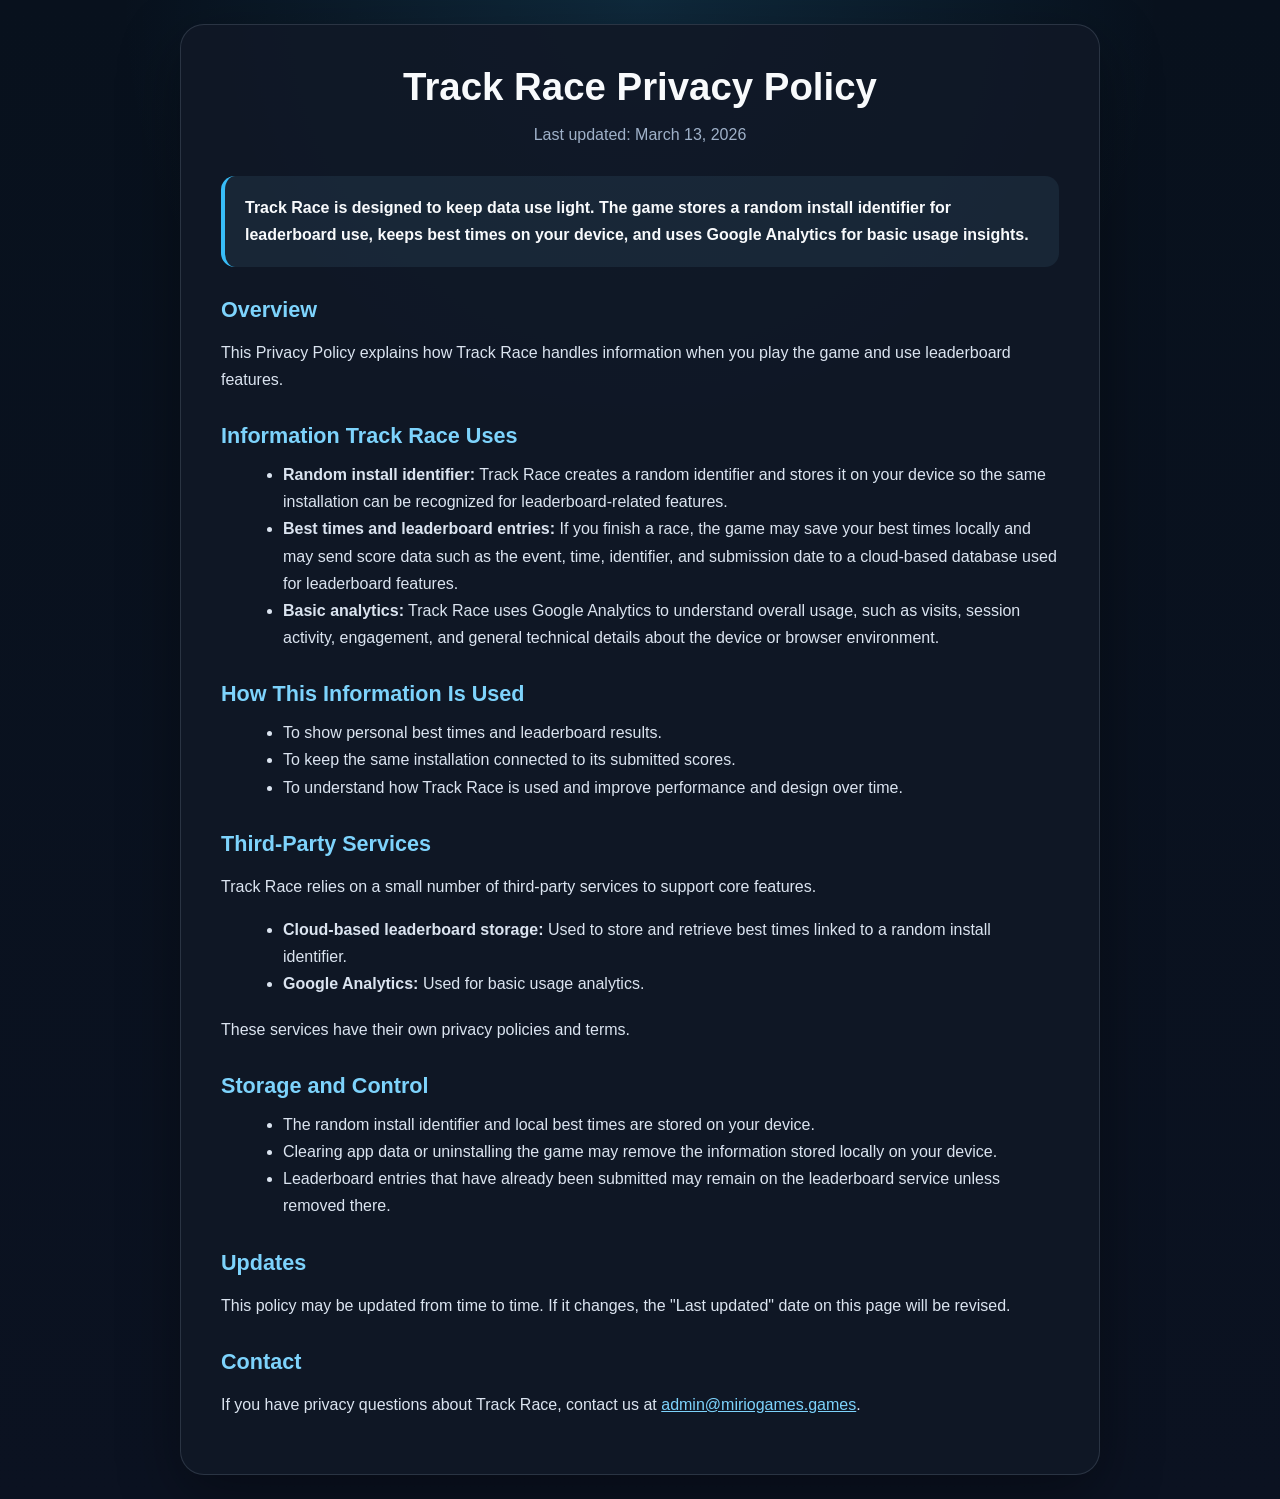
<file: privacy-policy.html>
<!DOCTYPE html>
<html lang="en">
<head>
    <meta charset="UTF-8">
    <meta name="viewport" content="width=device-width, initial-scale=1.0">
    <title>Track Race Privacy Policy</title>
    <style>
        :root {
            color-scheme: dark;
            --bg: #0b1221;
            --panel: rgba(17, 24, 39, 0.92);
            --text: #dbe4f0;
            --muted: #9fb1c9;
            --heading: #f8fafc;
            --accent: #7dd3fc;
            --accent-strong: #38bdf8;
            --border: rgba(148, 163, 184, 0.2);
        }

        * {
            box-sizing: border-box;
        }

        body {
            margin: 0;
            padding: 24px;
            min-height: 100vh;
            background:
                radial-gradient(circle at top, rgba(56, 189, 248, 0.14), transparent 32%),
                linear-gradient(180deg, #08111d 0%, var(--bg) 100%);
            color: var(--text);
            font-family: "Segoe UI", Tahoma, Geneva, Verdana, sans-serif;
        }

        .container {
            max-width: 920px;
            margin: 0 auto;
            background: var(--panel);
            border: 1px solid var(--border);
            border-radius: 24px;
            padding: 40px;
            box-shadow: 0 20px 60px rgba(0, 0, 0, 0.35);
        }

        h1 {
            margin: 0 0 12px;
            font-size: 2.4rem;
            color: var(--heading);
            text-align: center;
        }

        .subtitle {
            margin: 0 0 28px;
            text-align: center;
            color: var(--muted);
        }

        .summary {
            margin: 0 0 28px;
            padding: 18px 20px;
            border-left: 4px solid var(--accent-strong);
            border-radius: 14px;
            background: rgba(125, 211, 252, 0.08);
            color: var(--heading);
            font-weight: 600;
        }

        h2 {
            margin-top: 30px;
            margin-bottom: 12px;
            color: var(--accent);
            font-size: 1.35rem;
        }

        p, li {
            line-height: 1.7;
            color: var(--text);
        }

        ul {
            margin: 0 0 18px 22px;
        }

        a {
            color: var(--accent);
        }

        .note {
            padding: 16px 18px;
            border-radius: 14px;
            background: rgba(15, 23, 42, 0.7);
            border: 1px solid var(--border);
        }

        @media (max-width: 720px) {
            body {
                padding: 14px;
            }

            .container {
                padding: 24px 18px;
            }

            h1 {
                font-size: 1.9rem;
            }
        }
    </style>
</head>
<body>
    <main class="container">
        <h1>Track Race Privacy Policy</h1>
        <p class="subtitle">Last updated: March 13, 2026</p>

        <p class="summary">
            Track Race is designed to keep data use light. The game stores a random install identifier for leaderboard use, keeps best times on your device, and uses Google Analytics for basic usage insights.
        </p>

        <h2>Overview</h2>
        <p>
            This Privacy Policy explains how Track Race handles information when you play the game and use leaderboard features.
        </p>

        <h2>Information Track Race Uses</h2>
        <ul>
            <li><strong>Random install identifier:</strong> Track Race creates a random identifier and stores it on your device so the same installation can be recognized for leaderboard-related features.</li>
            <li><strong>Best times and leaderboard entries:</strong> If you finish a race, the game may save your best times locally and may send score data such as the event, time, identifier, and submission date to a cloud-based database used for leaderboard features.</li>
            <li><strong>Basic analytics:</strong> Track Race uses Google Analytics to understand overall usage, such as visits, session activity, engagement, and general technical details about the device or browser environment.</li>
        </ul>

        <h2>How This Information Is Used</h2>
        <ul>
            <li>To show personal best times and leaderboard results.</li>
            <li>To keep the same installation connected to its submitted scores.</li>
            <li>To understand how Track Race is used and improve performance and design over time.</li>
        </ul>

        <h2>Third-Party Services</h2>
        <p>
            Track Race relies on a small number of third-party services to support core features.
        </p>
        <ul>
            <li><strong>Cloud-based leaderboard storage:</strong> Used to store and retrieve best times linked to a random install identifier.</li>
            <li><strong>Google Analytics:</strong> Used for basic usage analytics.</li>
        </ul>
        <p>
            These services have their own privacy policies and terms.
        </p>

        <h2>Storage and Control</h2>
        <ul>
            <li>The random install identifier and local best times are stored on your device.</li>
            <li>Clearing app data or uninstalling the game may remove the information stored locally on your device.</li>
            <li>Leaderboard entries that have already been submitted may remain on the leaderboard service unless removed there.</li>
        </ul>

        <h2>Updates</h2>
        <p>
            This policy may be updated from time to time. If it changes, the "Last updated" date on this page will be revised.
        </p>

        <h2>Contact</h2>
        <p>
            If you have privacy questions about Track Race, contact us at
            <a href="mailto:admin@miriogames.games">admin@miriogames.games</a>.
        </p>
    </main>
</body>
</html>
</file>
